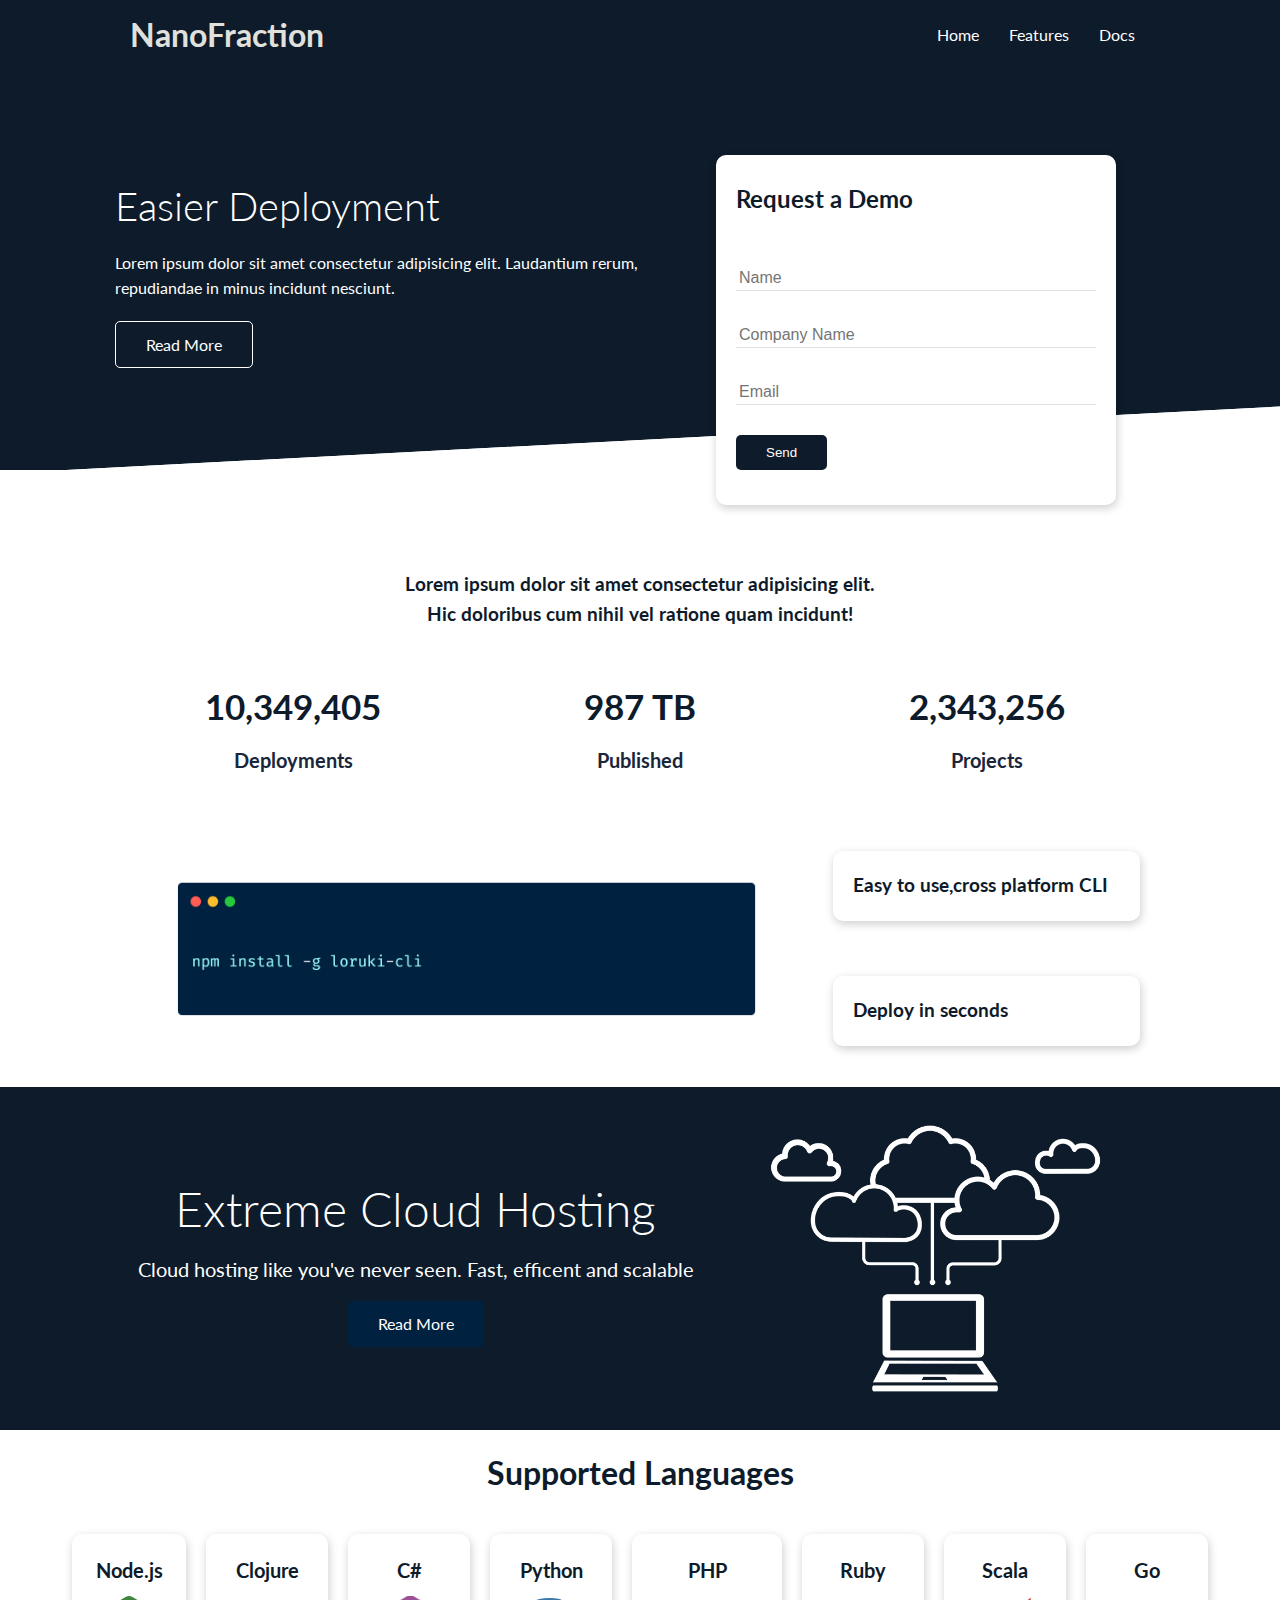
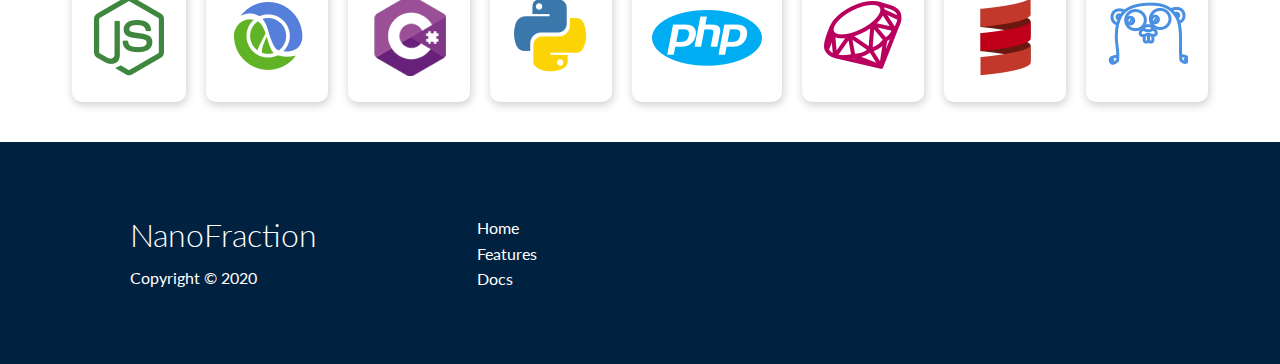
<file: index.html>
<!DOCTYPE html>
<html lang="en">
<head>
    <meta charset="UTF-8">
    <meta name="viewport" content="width=device-width, initial-scale=1.0">
    <link rel="stylesheet" href="./style.css">
    <link rel="stylesheet" href="./utilities.css">
    <link rel="stylesheet" href="https://cdnjs.cloudflare.com/ajax/libs/font-awesome/5.15.1/css/all.min.css" integrity="sha512-+4zCK9k+qNFUR5X+cKL9EIR+ZOhtIloNl9GIKS57V1MyNsYpYcUrUeQc9vNfzsWfV28IaLL3i96P9sdNyeRssA==" crossorigin="anonymous" />
    <title>NanoFraction</title>
</head>
<body>

    <!--Navbar-->

    <div class="navbar">
        <div class="container flex">
            <h1 class="logo">NanoFraction</h1>
            <nav>
                <ul>
                    <li><a href="index.html">Home</a></li>
                    <li><a href="features.html">Features</a></li>
                    <li><a href="docs.html">Docs</a></li>
                </ul>
            </nav>
        </div>
    </div> 
    
    <!--Showcase-->

    <section class="showcase">
        <div class="container grid">
            <div class="showcase-text">
                <h1>Easier Deployment</h1>
                <p>Lorem ipsum dolor sit amet consectetur adipisicing elit. Laudantium rerum, repudiandae in minus incidunt nesciunt.</p>
                <a href="feature.html" class="btn btn-outline">Read More</a>
            </div>

            <div class="showcase-form card">
                <h2>Request a Demo</h2>
                <form name="contact" method="POST" data-netlify="true">
                    <input type="hidden" name="form-name" value="contact" netlify-honeypot="bot-field">
                    <p class="hidden">
                        <label>Don’t fill this out if you’re human: <input name="bot-field" /></label>
                      </p>
                    <div class="form-control">
                        <input type="text" name="name" placeholder="Name" required>
                    </div>
                    <div class="form-control">
                        <input type="text" name="company" placeholder="Company Name" required>
                    </div>
                    <div class="form-control">
                        <input type="email" name="email" placeholder="Email" required>
                    </div>
                    <input type="submit" value="Send" class="btn btn-primary">
                </form>
            </div>
        </div>
    </section>

    <!--Stats-->

    <section class="stats">
        <div class="container">
            <h3 class="stats-heading text-center my-1">
                Lorem ipsum dolor sit amet consectetur adipisicing elit. Hic doloribus cum nihil vel ratione quam incidunt!
            </h3>
            <div class="grid grid-3 text-center my-4">
                <div>
                    <i class="fas fa-server fa-3x"></i> 
                    <h3>10,349,405</h3>
                    <p class="text-secondary">Deployments</p>
                </div>
                <div>
                    <i class="fas fa-upload fa-3x"></i>
                    <h3>987 TB</h3>
                    <p class="text-secondary">Published</p>
                </div>
                <div>
                    <i class="fas fa-project-diagram fa-3x"></i>
                    <h3>2,343,256</h3>
                    <p class="text-secondary">Projects</p>
                </div>
            </div>
        </div>
    </section>

    <!--Cli-->
<section class="cli">
    <div class="container grid">
        <img src="./images/cli.png" alt="">
        <div class="card">
            <h3>Easy to use,cross platform CLI</h3>
        </div>
        <div class="card">
            <h3>Deploy in seconds</h3>
        </div>
    </div>
</section>

    <!--Cloud-->

<section class="cloud bg-primary my-2 py-2">
    <div class="container grid">
        <div class="text-center">
            <h2 class="lg">Extreme Cloud Hosting</h2>
            <p class="lead my-1">Cloud hosting like you've never seen. Fast, efficent and scalable</p>
            <a href="features.html" class="btn btn-dark">Read More</a>
        </div>
        <img src="./images/cloud.png" alt="">
    </div>
</section>

<!--languages-->

<section class="languages">
<h2 class="md text-center my-2">
    Supported Languages
</h2>
<div class="contianer flex">
    <div class="card">
        <h4>Node.js</h4>
        <img src="./images/logos/node.png" alt="">
    </div>
    <div class="card">
        <h4>Clojure</h4>
        <img src="./images/logos/clojure.png" alt="">
    </div>
    <div class="card">
        <h4>C#</h4>
        <img src="./images/logos/csharp.png" alt="">
    </div>
    <div class="card">
        <h4>Python</h4>
        <img src="./images/logos/python.png" alt="">
    </div>
    <div class="card">
        <h4>PHP</h4>
        <img src="./images/logos/php.png" alt="">
    </div>
    <div class="card">
        <h4>Ruby</h4>
        <img src="./images/logos/ruby.png" alt="">
    </div>
    <div class="card">
        <h4>Scala</h4>
        <img src="./images/logos/scala.png" alt="">
    </div>
    <div class="card">
        <h4>Go</h4>
        <img src="./images/logos/go.png" alt="">
    </div>
</div>
</section>

<!--Footer-->
<footer class="footer bg-dark py-5">
    <div class="container grid grid-3">
        <div>
            <h1>NanoFraction</h1>
            <p>Copyright &copy; 2020</p>
        </div>
         <nav>
             <ul>
                 <li><a href="index.html">Home</a></li>
                 <li><a href="features.html">Features</a></li>
                 <li><a href="docs.html">Docs</a></li>
             </ul>
         </nav>
         <div class="social">
             <a href="#"><i class="fab fa-github fa-2x"></i></a>
             <a href="#"><i class="fab fa-facebook fa-2x"></i></a>
             <a href="#"><i class="fab fa-instagram fa-2x"></i></a>
             <a href="#"><i class="fab fa-twitter fa-2x"></i></a>
         </div>
    </div>
</footer>
</body>
</html>
</file>
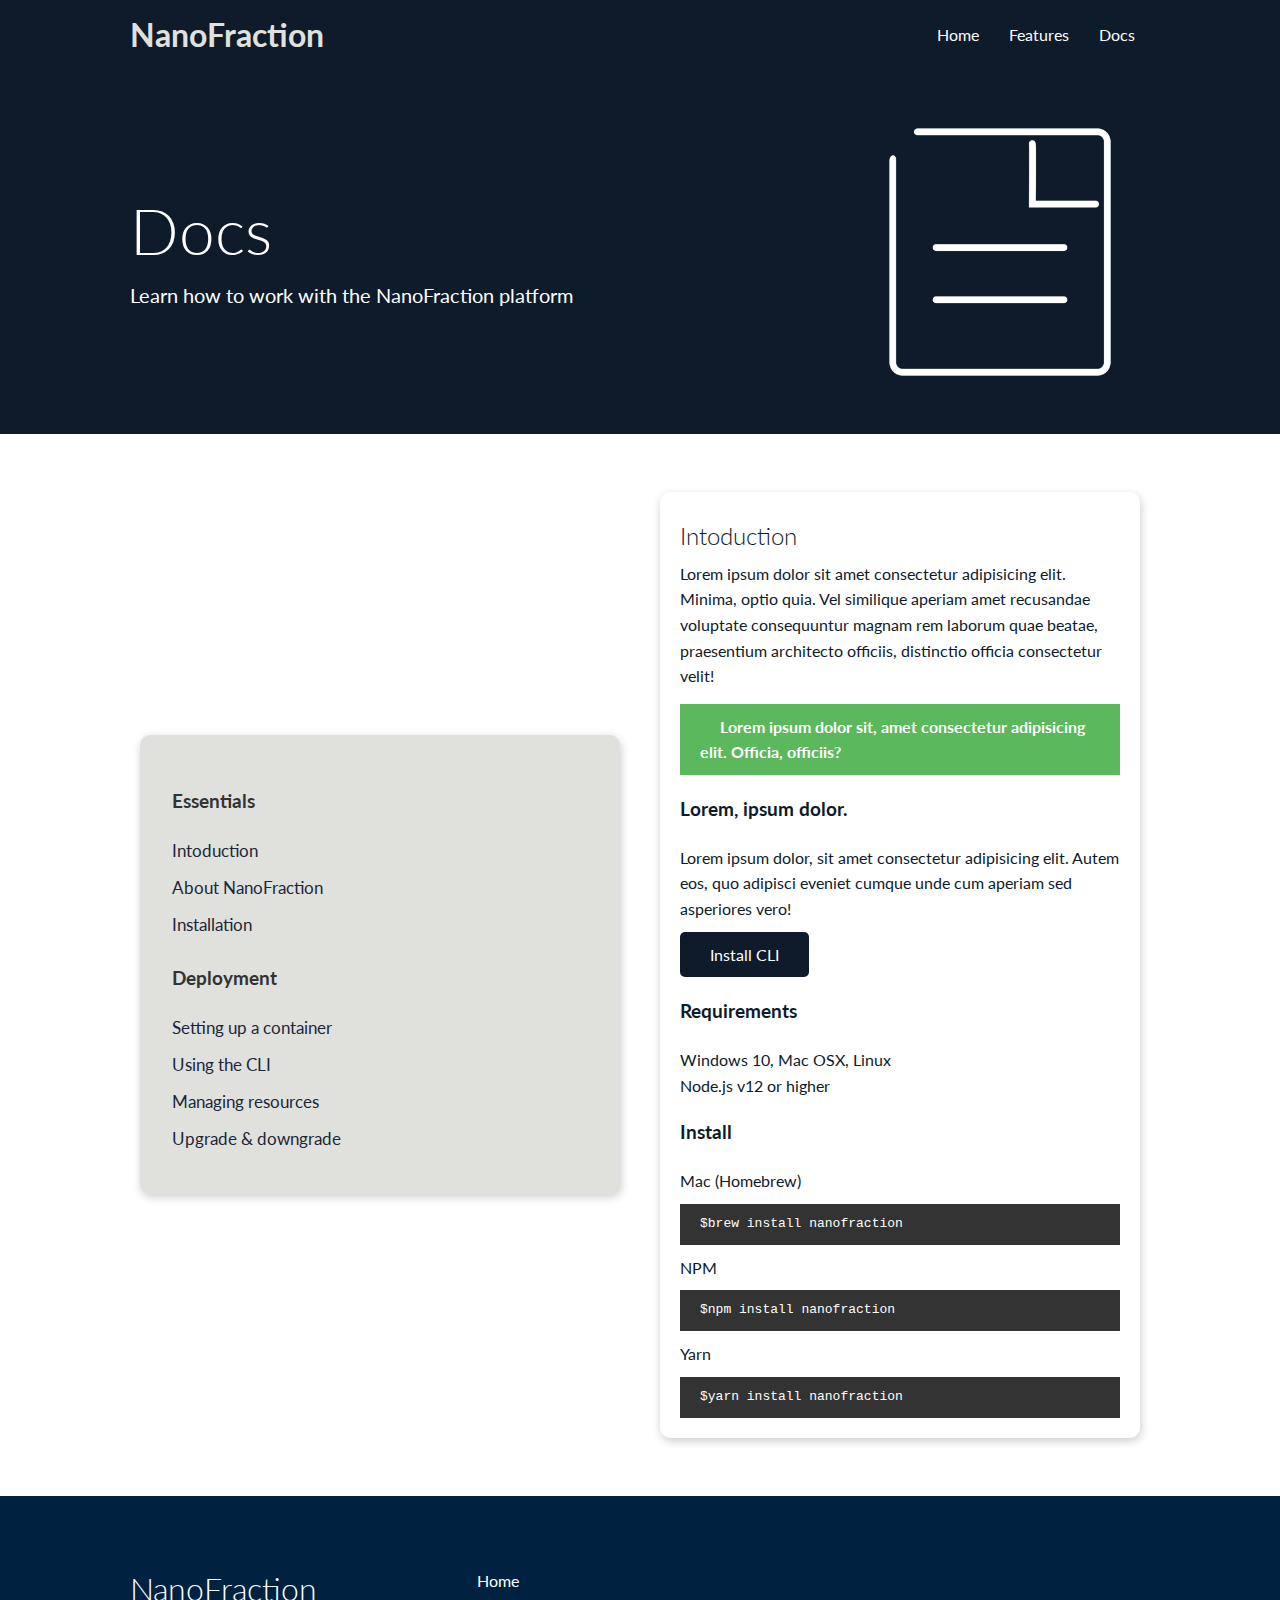
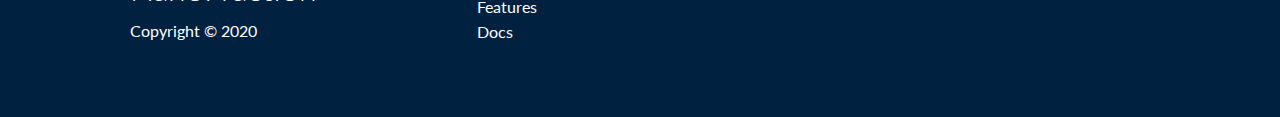
<file: docs.html>
<!DOCTYPE html>
<html lang="en">
<head>
    <meta charset="UTF-8">
    <meta name="viewport" content="width=device-width, initial-scale=1.0">
    <link rel="stylesheet" href="./style.css">
    <link rel="stylesheet" href="./utilities.css">
    <link rel="stylesheet" href="https://cdnjs.cloudflare.com/ajax/libs/font-awesome/5.15.1/css/all.min.css" integrity="sha512-+4zCK9k+qNFUR5X+cKL9EIR+ZOhtIloNl9GIKS57V1MyNsYpYcUrUeQc9vNfzsWfV28IaLL3i96P9sdNyeRssA==" crossorigin="anonymous" />
    <title>NanoFraction</title>
</head>
<body>

    <!--Navbar-->

    <div class="navbar">
        <div class="container flex">
            <h1 class="logo">NanoFraction</h1>
            <nav>
                <ul>
                    <li><a href="index.html">Home</a></li>
                    <li><a href="features.html">Features</a></li>
                    <li><a href="docs.html">Docs</a></li>
                </ul>
            </nav>
        </div>
    </div> 

    <!--Head-->
    <section class="docs-head bg-primary py-3">
        <div class="container grid">
            <div>
            <h1 class="xl">Docs</h1>
            <p class="lead">Learn how to work with the NanoFraction platform</p>
            </div>
            <img src="./images/docs.png" alt="">
            </div>
    </section>

     <!--docs main-->
      <section class="docs-main my-4">
          <div class="container grid">
              <div class="card bg-light p-3">
                  <h3 class="my-2">Essentials</h3>
                  <nav>
                      <ul>
                          <li><a href="#" class="text-primary">Intoduction</a></li>
                          <li><a href="#">About NanoFraction</a></li>
                          <li><a href="#">Installation</a></li>
                      </ul>
                  </nav>
                  <h3 class="my-2">Deployment</h3>
                  <nav>
                      <ul>
                          <li><a href="#">Setting up a container</a></li>
                          <li><a href="#">Using the CLI</a></li>
                          <li><a href="#">Managing resources</a></li>
                          <li><a href="#">Upgrade & downgrade</a></li>
                      </ul>
                  </nav>
              </div>
              <div class="card">
                  <h2>Intoduction</h2>
                  <p>Lorem ipsum dolor sit amet consectetur adipisicing elit. Minima, optio quia. Vel similique aperiam amet recusandae voluptate consequuntur magnam rem laborum quae beatae, praesentium architecto officiis, distinctio officia consectetur velit!</p>
                  <div class="alert alert-success">
                      <i class="fas fa-info"></i>Lorem ipsum dolor sit, amet consectetur adipisicing elit. Officia, officiis?
                  </div>
                  <h3>Lorem, ipsum dolor.</h3>
                  <p>Lorem ipsum dolor, sit amet consectetur adipisicing elit. Autem eos, quo adipisci eveniet cumque unde cum aperiam sed asperiores vero!</p>
                  <a href="#" class="btn btn-primary">Install CLI</a>
                  <h3>Requirements</h3>
                  <ul>
                      <li>Windows 10, Mac OSX, Linux</li>
                      <li>Node.js v12 or higher</li>
                  </ul>
                  <h3>Install</h3>
                  <p>Mac (Homebrew)</p>
                  <pre><code>$brew install nanofraction</code></pre>
                  <p>NPM</p>
                  <pre><code>$npm install nanofraction</code></pre>
                  <p>Yarn</p>
                  <pre><code>$yarn install nanofraction</code></pre>
              </div>
          </div>
      </section>

<!--Footer-->
<footer class="footer bg-dark py-5">
    <div class="container grid grid-3">
        <div>
            <h1>NanoFraction</h1>
            <p>Copyright &copy; 2020</p>
        </div>
         <nav>
             <ul>
                 <li><a href="index.html">Home</a></li>
                 <li><a href="features.html">Features</a></li>
                 <li><a href="docs.html">Docs</a></li>
             </ul>
         </nav>
         <div class="social">
             <a href="#"><i class="fab fa-github fa-2x"></i></a>
             <a href="#"><i class="fab fa-facebook fa-2x"></i></a>
             <a href="#"><i class="fab fa-instagram fa-2x"></i></a>
             <a href="#"><i class="fab fa-twitter fa-2x"></i></a>
         </div>
    </div>
</footer>
</body>
</html>
</file>
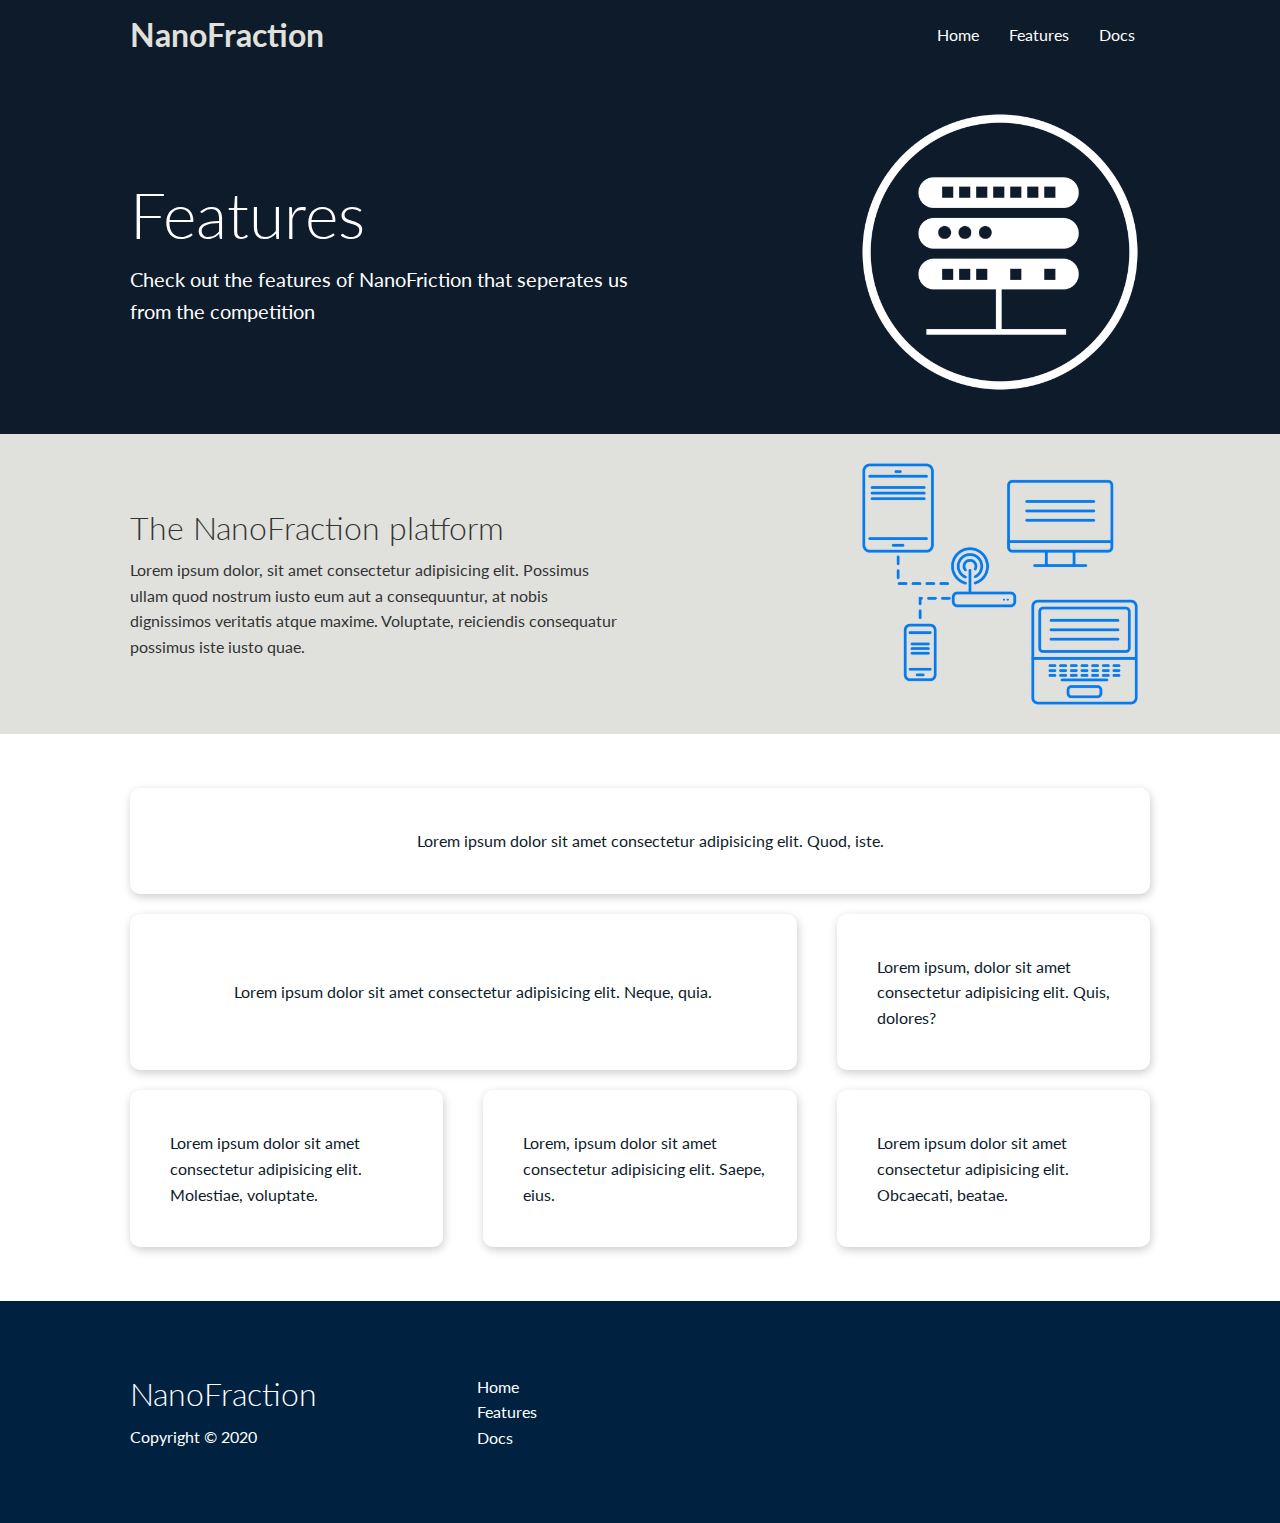
<file: features.html>
<!DOCTYPE html>
<html lang="en">
<head>
    <meta charset="UTF-8">
    <meta name="viewport" content="width=device-width, initial-scale=1.0">
    <link rel="stylesheet" href="./style.css">
    <link rel="stylesheet" href="./utilities.css">
    <link rel="stylesheet" href="https://cdnjs.cloudflare.com/ajax/libs/font-awesome/5.15.1/css/all.min.css" integrity="sha512-+4zCK9k+qNFUR5X+cKL9EIR+ZOhtIloNl9GIKS57V1MyNsYpYcUrUeQc9vNfzsWfV28IaLL3i96P9sdNyeRssA==" crossorigin="anonymous" />
    <title>NanoFraction</title>
</head>
<body>

    <!--Navbar-->

    <div class="navbar">
        <div class="container flex">
            <h1 class="logo">NanoFraction</h1>
            <nav>
                <ul>
                    <li><a href="index.html">Home</a></li>
                    <li><a href="features.html">Features</a></li>
                    <li><a href="docs.html">Docs</a></li>
                </ul>
            </nav>
        </div>
    </div> 

    <!--Head-->
    <section class="features-head bg-primary py-3">
        <div class="container grid">
            <div>
            <h1 class="xl">Features</h1>
            <p class="lead">Check out the features of NanoFriction that seperates us from the competition</p>
            </div>
            <img src="./images/server.png" alt="">
            </div>
    </section>

    <!--Sub head-->
    <section class="features-sub-head bg-light py3">
        <div class="container grid">
            <div>
                <h1 class="md">The NanoFraction platform</h1>
                <p>Lorem ipsum dolor, sit amet consectetur adipisicing elit. Possimus ullam quod nostrum iusto eum aut a consequuntur, at nobis dignissimos veritatis atque maxime. Voluptate, reiciendis consequatur possimus iste iusto quae.</p>
                </div>
                <img src="./images/server2.png" alt="">
                </div>
        </div>
    </section>

    <section class="features-main my-2">
        <div class="container grid grid-3">
            <div class="card flex">
                <i class="fas fa-server fa-3x"></i>
                <p>Lorem ipsum dolor sit amet consectetur adipisicing elit. Quod, iste.</p>    
            </div>
            <div class="card flex">
                <i class="fas fa-power-off fa-3x"></i>
                <p>Lorem ipsum dolor sit amet consectetur adipisicing elit. Neque, quia.</p>    
            </div>
            <div class="card flex">
                <i class="fas fa-upload fa-3x"></i>
                <p>Lorem ipsum, dolor sit amet consectetur adipisicing elit. Quis, dolores?</p>    
            </div>
            <div class="card flex">
                <i class="fas fa-database fa-3x"></i>
                <p>Lorem ipsum dolor sit amet consectetur adipisicing elit. Molestiae, voluptate.</p>    
            </div>
            <div class="card flex">
                <i class="fas fa-laptop-code fa-3x"></i>
                <p>Lorem, ipsum dolor sit amet consectetur adipisicing elit. Saepe, eius.</p>    
            </div>
            <div class="card flex">
                <i class="fas fa-network-wired fa-3x"></i>
                <p>Lorem ipsum dolor sit amet consectetur adipisicing elit. Obcaecati, beatae.</p>    
            </div>
            
        </div>
    </section>

     

<!--Footer-->
<footer class="footer bg-dark py-5">
    <div class="container grid grid-3">
        <div>
            <h1>NanoFraction</h1>
            <p>Copyright &copy; 2020</p>
        </div>
         <nav>
             <ul>
                 <li><a href="index.html">Home</a></li>
                 <li><a href="features.html">Features</a></li>
                 <li><a href="docs.html">Docs</a></li>
             </ul>
         </nav>
         <div class="social">
             <a href="#"><i class="fab fa-github fa-2x"></i></a>
             <a href="#"><i class="fab fa-facebook fa-2x"></i></a>
             <a href="#"><i class="fab fa-instagram fa-2x"></i></a>
             <a href="#"><i class="fab fa-twitter fa-2x"></i></a>
         </div>
    </div>
</footer>
</body>
</html>
</file>
<file: style.css>
@import url('https://fonts.googleapis.com/css2?family=Lato:wght@300&display=swap');

:root{
    --primary-color:#0d1b2a;
    --secondary-color:#1b263b;
    --dark-color:#002240;
    --light-color:#e0e1dd;
    --success-color:#5cb85c;
    --error-color:#d9354f;
}


*{
    margin: 0;
    padding: 0;
    box-sizing: border-box;
}
body{
    font-family: 'lato', sans-serif;
    color: #0d1b2a;
    line-height: 1.6;
}
ul{
    list-style-type: none;
}
a{
    text-decoration: none;
    color:#fff ;
}
h1,h2{
    font-weight: 300;
    line-height: 1.2;
    margin: 10px 0;
}
p{
    margin: 10px 0;
    
}
img{
    width: 100%;
}

code,pre{
    background: #333;
    color: #fff;
    padding: 10px;
}
.hidden{
    visibility: hidden;
    height: 0;
}

/*navbar styling*/

.navbar{
    background-color:var( --primary-color);
    color:#e0e1dd;
    height: 70px;
}
.navbar .logo{
    font-weight: bold;
}
.navbar .flex{
    justify-content: space-between;
}
.navbar ul{
    display: flex;
}
.navbar a{
    padding: 10px;
    margin: 0 5px;
}
.navbar a:hover{
    border-bottom: 1.5px solid #e0e1dd;
}
/*showcase*/

.showcase{
    height: 400px;
    background-color: var( --primary-color);
    position: relative;
}

.showcase h1{
    font-size: 40px;
}

.showcase p{
    margin: 20px 0;
}
.showcase .grid{
    overflow: visible;
    grid-template-columns: 55% 45%;
    gap: 30px;
}

.showcase-form{
    
}
.showcase-form{
    position: relative;
    top: 60px;
    height: 350px;
    width: 400px;
    padding: 40px;
    z-index: 100;
    animation: slideInFromRight 1s ease-in;
}
.showcase-form h2{
    font-weight: bold;
    color: var(--primary-color);
}
.showcase-text{
    color: #fff;
}
.showcase-form .form-control{
    margin: 30px 0;
}
.showcase-form input[type='text'],
.showcase-form input[type='email']{
      border: 0;
      border-bottom: 1px solid #e0e1dd;
      width: 100%;
      padding: 3px;
      font-size: 16px;
}
.showcase-form input:focus{
     outline: none;
}
.showcase::before,.showcase::after{
    content: '';
    position: absolute;
    height: 100px;
    bottom: -70px;
    right: 0;
    left: 0;
    background:#fff;
    transform: skewY(-3deg);
    -webkit-transform: skewY(-3deg);
    -moz-transform: skewY(-3deg);
    -ms-transform: skewY(-3deg);
}
/*stats*/
.stats{
    padding-top: 100px;
    animation: slideInFromBottom 1s ease-in;
}
.text-center{
    text-align: center;
}
.stats .stats-heading{
    max-width: 500px;
    margin:auto;
    
}
.stats .grid h3{
    font-size: 35px;
}
.stats .grid p{
    font-size: 20px;
    font-weight: bold;
}

/*Cli*/

.cli .grid{
    grid-template-columns: repeat(3, 1fr);
    grid-template-rows: repeat(2,1fr);
}
.cli .grid > *:first-child{
    grid-column: 1/span 2;
    grid-row: 1/span 2;
}

/*Cloud*/

 .cloud .grid{
     grid-template-columns: 4fr 3fr;
 }

 /*languages*/
 .languages .flex{
     flex-wrap: wrap ;
 }
 .languages h2{
     font-weight: bold;
 }

.languages .card{
    text-align: center;
    margin: 18px 10px 40px;
    transition: transform 0.2s ease-in;
}
.languages .card h4{
    font-size: 20px;
    margin-bottom: 10px;
}
.languages .card:hover{
    transform: translateY(-15px);
}

/*features*/

.features-head img,
.docs-head img{
    width: 300px;
    justify-self: flex-end;
}
.features-sub-head img{
    width: 300px;
    justify-self: flex-end;
}
.features-main .card > i{
    margin-right: 20px;
}
.features-main .grid{
    padding: 30px;
}
.features-main .grid > *:first-child{
   grid-column: 1/span 3;
}
.features-main .grid > *:nth-child(2){
    grid-column: 1/span 2;
 }


 /*docs*/

 .docs-main h3{
     margin: 20px 0;

 }
 .docs-main.grid{
     grid-template-columns: 1fr 2fr;
     align-items: flex-start;
 }
 .docs-main nav li{
     font-size: 17px;
     padding-bottom:5px;
     margin-bottom: 5px;
     border-bottom: 1px;
     color: #1b263b;
     text-decoration: none;
     
 }
 .docs-main a:hover{
     font-weight: bold;
 }
.docs-main nav ul a{
    color: #1b263b;
}
/*Footer*/

.footer .social a{
    margin:0 10px ;
}

/*Animations*/

@keyframes slideInFromLeft{
    0%{
        transform: translateX(-100%);
    }
    100%{
        transform: translateX(0);
    }

}

@keyframes slideInFromRight{
    0%{
        transform: translateX(100%);
    }
    100%{
        transform: translateX(0);
    }

}

@keyframes slideInFromTop{
    0%{
        transform: translateY(-100%);
    }
    100%{
        transform: translateX(0);
    }

}
@keyframes slideInFromBottom{
    0%{
        transform: translateY(100%);
    }
    100%{
        transform: translateX(0);
    }

}


/*Tablets and under*/
@media (max-width:768px){
    .grid,
    .showcase .grid,
    .cloud .grid,
    .cli .grid,
    .stats .grid,
    .features-main .grid,
    .docs-main .grid{
        grid-template-columns: 1fr;
        grid-template-rows: 1fr;
    }
    .showcase{
        height: auto;
    }
    .showcase-text{
        margin-top: 40px;
        text-align: center;
        animation: slideInFromTop 1s ease-in;
    }
    .showcase-form{
        justify-self: center;
        margin: auto;
        animation: slideInFromBottom 1s ease-in;
    }
    .cli .grid> *:first-child{
        grid-row: 1;
        grid-column: 1;
    }
    .features-head,
    .features-sub-head,
    .docs-head{
        text-align: center;

    }
    .features-head img,
    .features-sub-head img,
    .docs-head img{
        justify-self: center;
        
    }
    .features-main .grid >*:first-child,
    .features-main .grid > *:nth-child(2){
        grid-column: 1;
    }
}




/*Mobile*/
@media(max-width:500px){
    .navbar{
        height: 110px;
    }
    .navbar .flex{
        flex-direction: column;
    }
    .navbar ul{
        padding: 10px;
        background-color: rgba(0, 0, 0, 0.1);
    }

}
</file>
<file: utilities.css>
/*utilities*/
.container{
    max-width: 1100px;
    margin: 0 auto;
    overflow: auto;
    padding: 0 40px;
}
.card{
    background-color: #fff;
    border-radius: 10px;
    box-shadow: 1px 3px 10px rgba(0,0,0, 0.2) ;
    padding: 20px;
    margin: 10px;

}
.btn{
    display: inline-block;
    padding:10px 30px;
    cursor: pointer;
    background: var(--primary-color);
    color: white;
    border: none;
    border-radius: 5px;
     
}
.btn-outline{
    background-color: transparent;
    border: 1px solid #fff;
}
.btn:hover{
    transform: scale(0.9);
}
/*Backgrounds & colored buttons*/
.bg-primary,
.btn-primary{
    background-color: var(--primary-color);
    color:#fff;
}
.bg-secondary,
.btn-secondary{
    background-color: var(--secondary-color);
    color:#fff;
}
.bg-dark,
.btn-dark{
    background-color: var(--dark-color);
    color:#fff;
}
.bg-light,
.btn-light{
    background-color: var(--light-color);
    color:#333;
}

.bg-primary a,
.btn-primary a,
.bg-secondary a,
.btn-secondary a,
.bg-dark a,
.btn-dark a{
    color: #fff;
}

/*Text colors*/

.text-primary{
    color: var(--primary-color);
    
}
.text-secondary{
    color: var(--secondary-color);
    
}
.text-dark{
    color: var(--dark-color);
    
}
.text-light{
    color: var(--light-color);
    
}


/*Text sizes*/
.lead{
    font-size: 20px;
}
.sm{
    font-size: 1rem;
}
.md{
    font-size: 2rem
}
.lg{
    font-size: 3rem;
}
.xl{
    font-size: 4rem;
}

.flex{
    display: flex;
    justify-content: center;
    align-items: center;
    height: 100%;
}
.grid{
    display: grid;
    grid-template-columns: repeat(2, 1fr);
    gap:20px;
    justify-content: center;
    align-items: center;
    height: 100%;

}
.grid-3{
    grid-template-columns: repeat(3,1fr);
}

/*Alert*/

.alert{
    background-color: var(--light-color);
    padding: 10px 20px;
    font-weight: bold;
    margin: 15px 0;
}

.alert i{
    margin: 10px;
}
.alert-success{
    background-color: var(--success-color);
    color: #fff;

}
.alert-error{
    background-color: var(--error-color);
    color: #fff;
}


/*margin*/

.my-1{
    margin: 1rem 0;
}
.my-2{
    margin: 1.5rem 0;
}
.my-3{
    margin: 2rem 0;
}
.my-4{
    margin: 3rem 0;
}
.my-5{
    margin: 4rem 0;
}

.m-1{
    margin: 1rem;
}
.m-2{
    margin: 1.5rem;
}
.m-3{
    margin: 2rem;
}
.m-4{
    margin: 3rem;
}
.m-5{
    margin: 4rem;
}


/*padding*/

.py-1{
    padding: 1rem 0;
}
.py-2{
    padding: 1.5rem 0;
}
.py-3{
    padding: 2rem 0;
}
.py-4{
    padding: 3rem 0;
}
.py-5{
    padding: 4rem 0;
}

.p-1{
    padding: 1rem;
}
.p-2{
    padding: 1.5rem;
}
.p-3{
    padding: 2rem;
}
.p-4{
    padding: 3rem;
}
.p-5{
    padding: 4rem;
}
</file>
